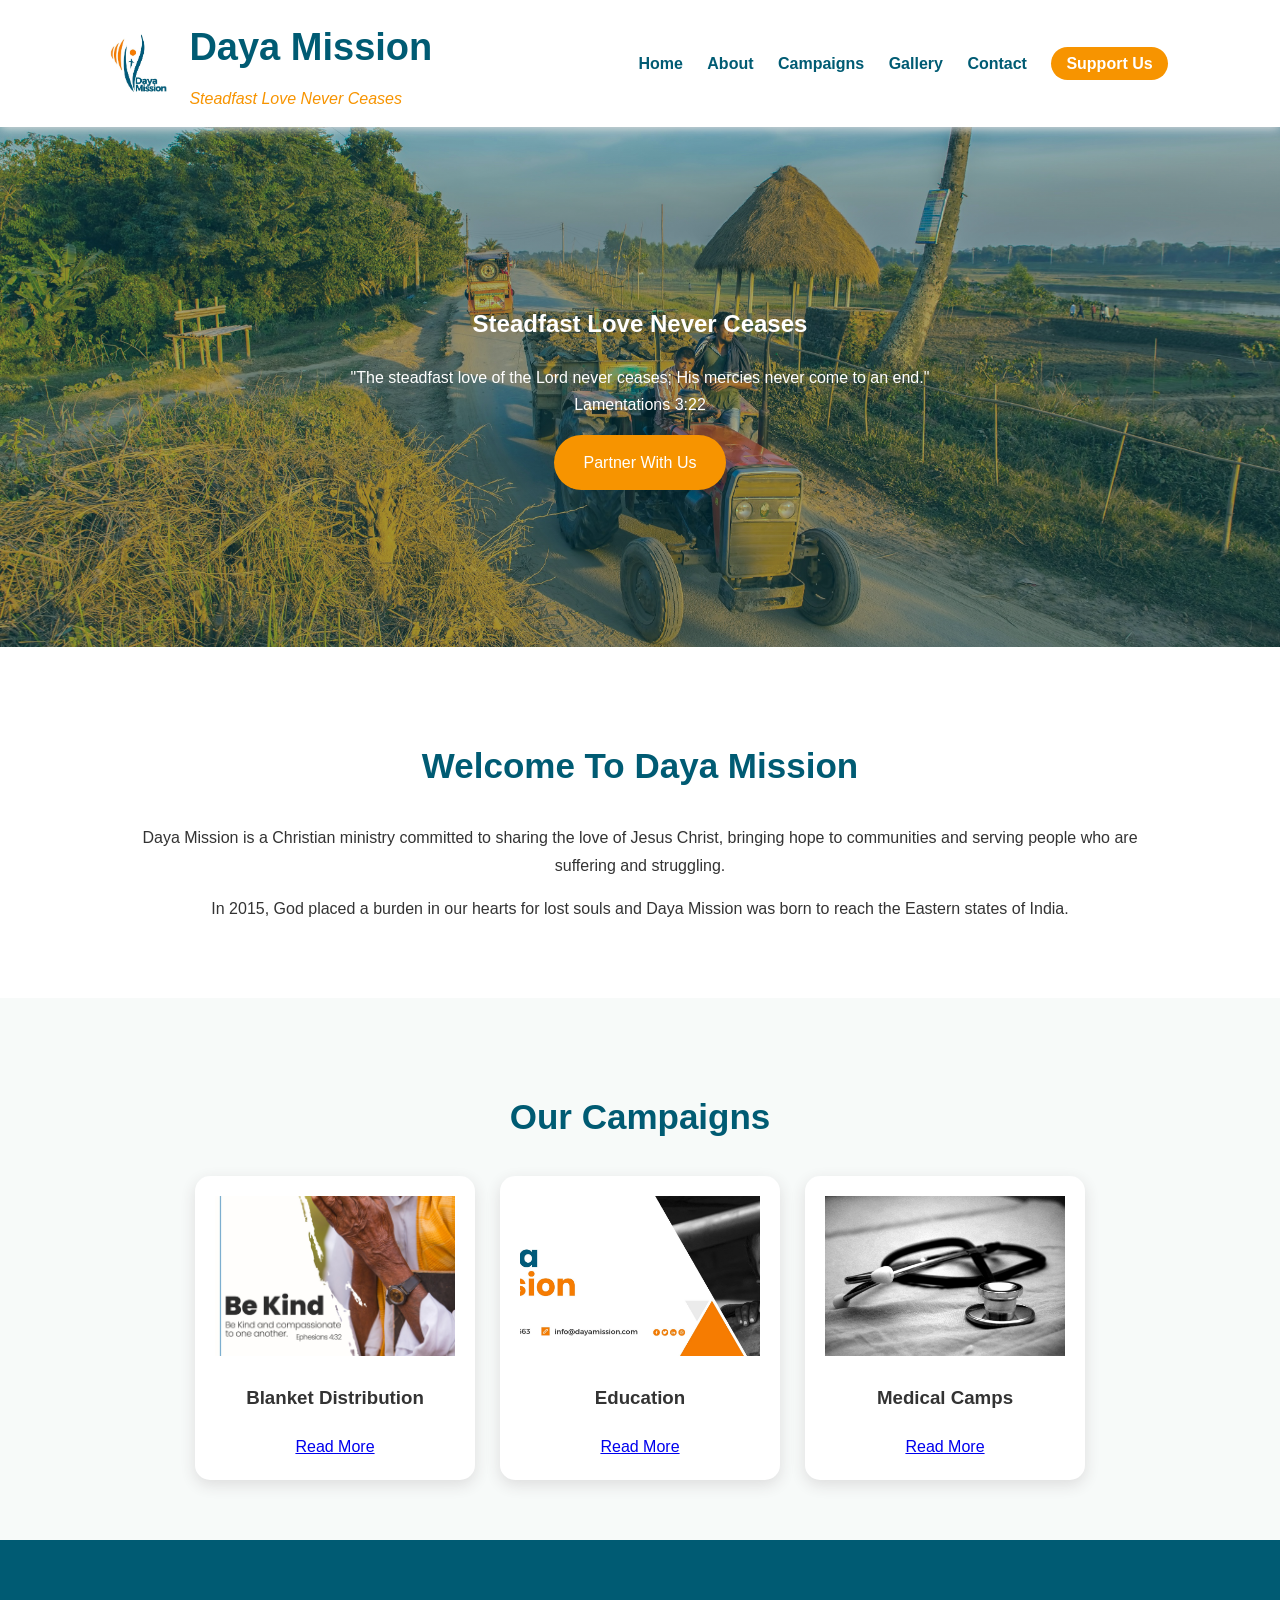
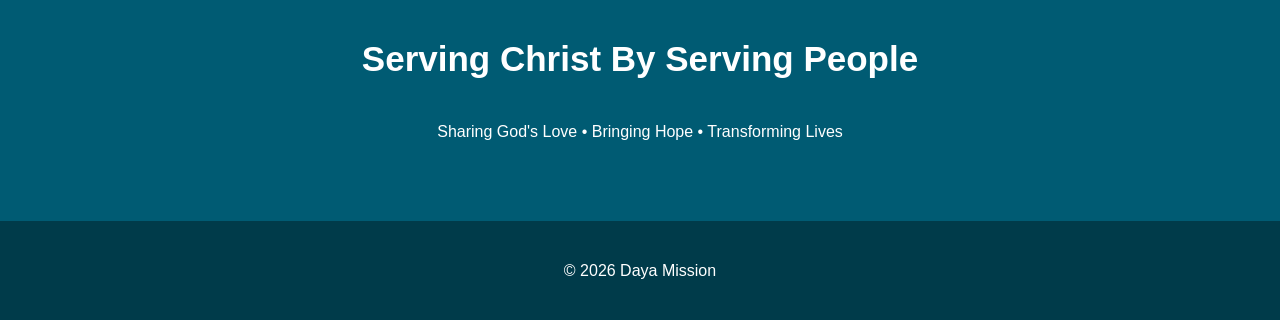
<file: index.html>
<!DOCTYPE html>
<html lang="en">

<head>

<meta charset="UTF-8">

<meta name="viewport" content="width=device-width, initial-scale=1.0">

<title>Daya Mission | Steadfast Love Never Ceases</title>

<link rel="stylesheet" href="style.css">

</head>


<body>


<header>

<nav>


<a href="index.html" class="logo">

<img src="images/logo.png">

<div class="brand">

<h2>Daya Mission</h2>

<span>Steadfast Love Never Ceases</span>

</div>

</a>



<div class="menu" id="menu">

<a href="index.html">Home</a>

<a href="about.html">About</a>

<a href="campaigns.html">Campaigns</a>

<a href="gallery.html">Gallery</a>

<a href="contact.html">Contact</a>

<a href="support.html" class="support">
Support Us
</a>

</div>


<div class="hamburger" onclick="openMenu()">

☰

</div>





</nav>


</header>






<section class="hero" id="hero">


<div class="slide active">

<h1>
Steadfast Love Never Ceases
</h1>

<p>
"The steadfast love of the Lord never ceases;
His mercies never come to an end."
<br>
Lamentations 3:22
</p>

</div>



<div class="slide">

<h1>
Go Into All The World
</h1>

<p>
"Go into all the world and preach the gospel."
<br>
Mark 16:15
</p>

</div>



<div class="slide">

<h1>
Faith Hope And Love
</h1>

<p>
"The greatest of these is love."
<br>
1 Corinthians 13:13
</p>

</div>



<a href="support.html" class="button">
Partner With Us
</a>


</section>







<section>


<h2>
Welcome To Daya Mission
</h2>


<p>

Daya Mission is a Christian ministry committed to sharing the love of Jesus Christ,
bringing hope to communities and serving people who are suffering and struggling.

</p>


<p>

In 2015, God placed a burden in our hearts for lost souls and Daya Mission was born
to reach the Eastern states of India.

</p>


</section>







<section class="light">


<h2>
Our Campaigns
</h2>



<div class="cards">


<div class="card">

<img src="images/blanket.jpg">

<h3>
Blanket Distribution
</h3>

<a href="blanket.html">
Read More
</a>


</div>





<div class="card">

<img src="images/children.jpg">

<h3>
Education
</h3>

<a href="education.html">
Read More
</a>

</div>






<div class="card">

<img src="images/medical.jpg">

<h3>
Medical Camps
</h3>

<a href="medical.html">
Read More
</a>

</div>


</div>


</section>






<section class="verse">


<h2>

Serving Christ By Serving People

</h2>


<p>

Sharing God's Love • Bringing Hope • Transforming Lives

</p>


</section>






<footer>


<p>

© 2026 Daya Mission

</p>


</footer>




<script src="script.js"></script>


</body>

</html>
</file>
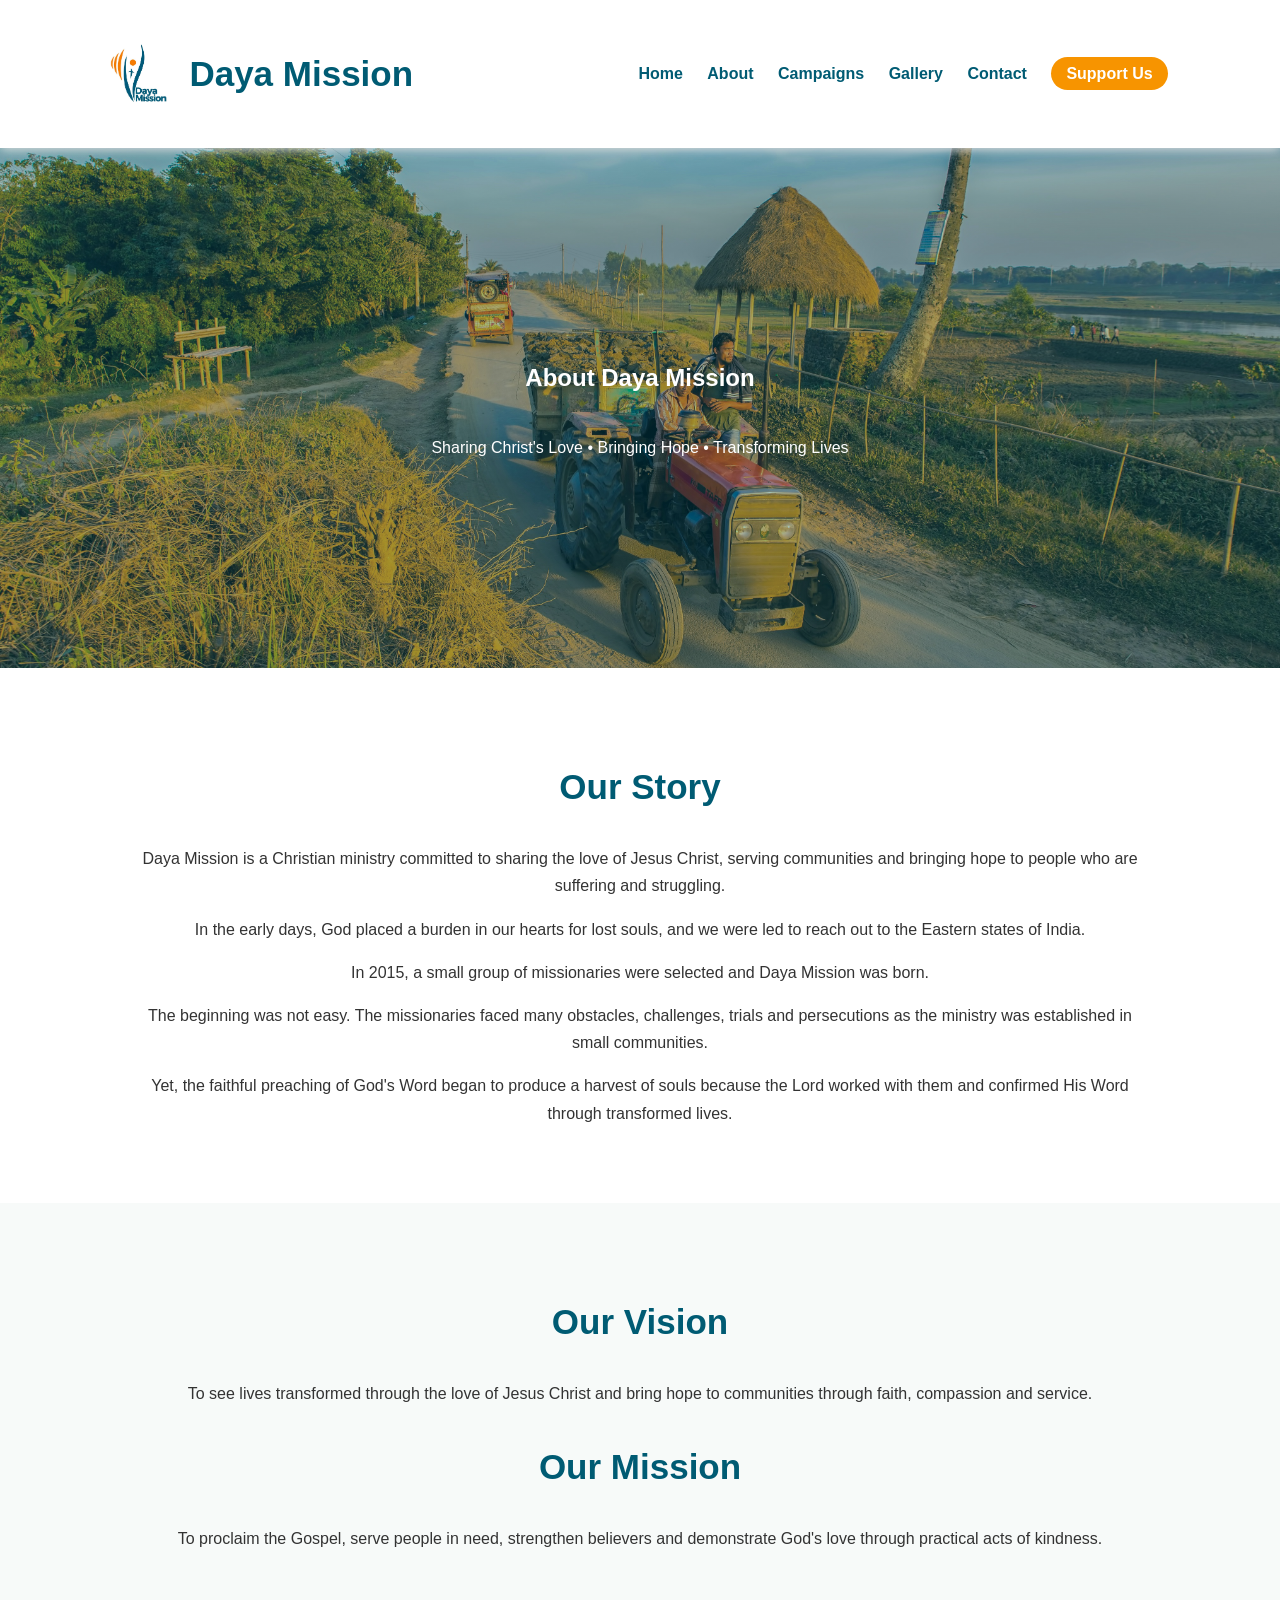
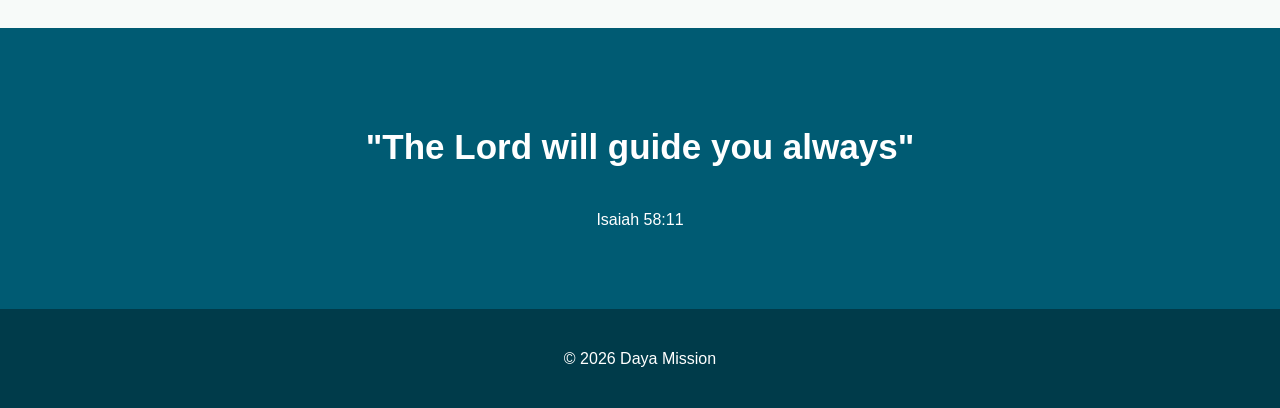
<file: about.html>
<!DOCTYPE html>
<html lang="en">

<head>

<meta charset="UTF-8">

<meta name="viewport" content="width=device-width, initial-scale=1.0">

<title>About Us | Daya Mission</title>

<link rel="stylesheet" href="style.css">

</head>


<body>


<header>

<nav>


<a href="index.html" class="logo">

<img src="images/logo.png">

<h2>Daya Mission</h2>

</a>



<div class="menu" id="menu">

<a href="index.html">Home</a>

<a href="about.html">About</a>

<a href="campaigns.html">Campaigns</a>

<a href="gallery.html">Gallery</a>

<a href="contact.html">Contact</a>

<a href="support.html" class="support">
Support Us
</a>

</div>


<div class="hamburger" onclick="openMenu()">

☰

</div>


</nav>

</header>





<section class="hero">


<h1>
About Daya Mission
</h1>


<p>
Sharing Christ's Love • Bringing Hope • Transforming Lives
</p>


</section>







<section>


<h2>
Our Story
</h2>


<p>

Daya Mission is a Christian ministry committed to sharing the love of Jesus Christ,
serving communities and bringing hope to people who are suffering and struggling.

</p>



<p>

In the early days, God placed a burden in our hearts for lost souls, and we were
led to reach out to the Eastern states of India.

</p>



<p>

In 2015, a small group of missionaries were selected and Daya Mission was born.

</p>



<p>

The beginning was not easy. The missionaries faced many obstacles, challenges,
trials and persecutions as the ministry was established in small communities.

</p>



<p>

Yet, the faithful preaching of God's Word began to produce a harvest of souls
because the Lord worked with them and confirmed His Word through transformed lives.

</p>


</section>








<section class="light">


<h2>
Our Vision
</h2>


<p>

To see lives transformed through the love of Jesus Christ and bring hope to
communities through faith, compassion and service.

</p>



<h2>
Our Mission
</h2>


<p>

To proclaim the Gospel, serve people in need, strengthen believers and demonstrate
God's love through practical acts of kindness.

</p>


</section>







<section class="verse">


<h2>

"The Lord will guide you always"

</h2>


<p>

Isaiah 58:11

</p>


</section>






<footer>

<p>

© 2026 Daya Mission

</p>

</footer>



</body>

</html>
</file>
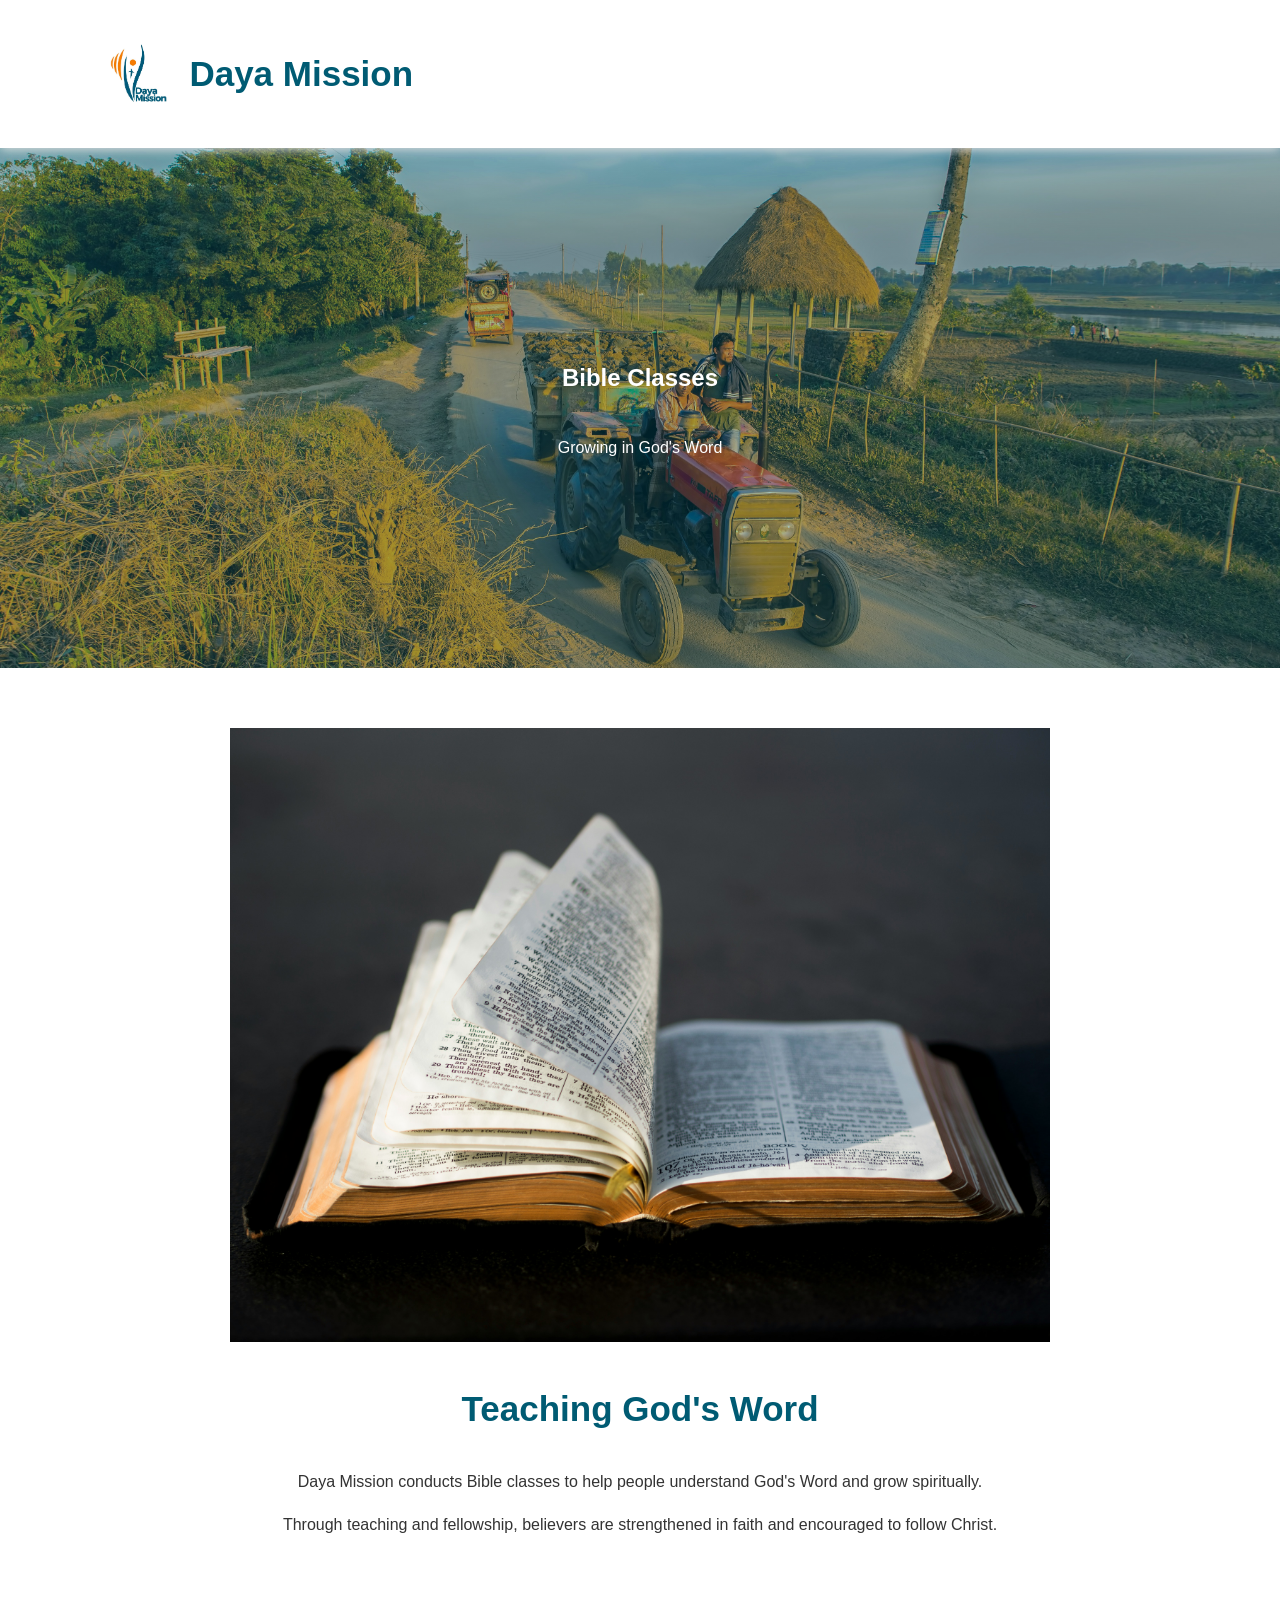
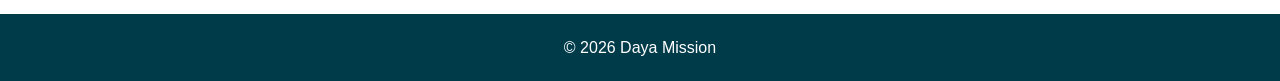
<file: bible.html>
<!DOCTYPE html>
<html lang="en">

<head>

<meta charset="UTF-8">

<title>Bible Classes | Daya Mission</title>

<link rel="stylesheet" href="style.css">

</head>


<body>


<header>

<nav>

<a href="index.html" class="logo">

<img src="images/logo.png">

<h2>Daya Mission</h2>

</a>

</nav>

</header>





<section class="hero">

<h1>
Bible Classes
</h1>

<p>
Growing in God's Word
</p>

</section>






<section>


<img src="images/bible.jpg" width="80%">



<h2>
Teaching God's Word
</h2>



<p>

Daya Mission conducts Bible classes to help people understand God's Word and
grow spiritually.

</p>



<p>

Through teaching and fellowship, believers are strengthened in faith and encouraged
to follow Christ.

</p>



</section>






<footer>

© 2026 Daya Mission

</footer>


</body>

</html>
</file>
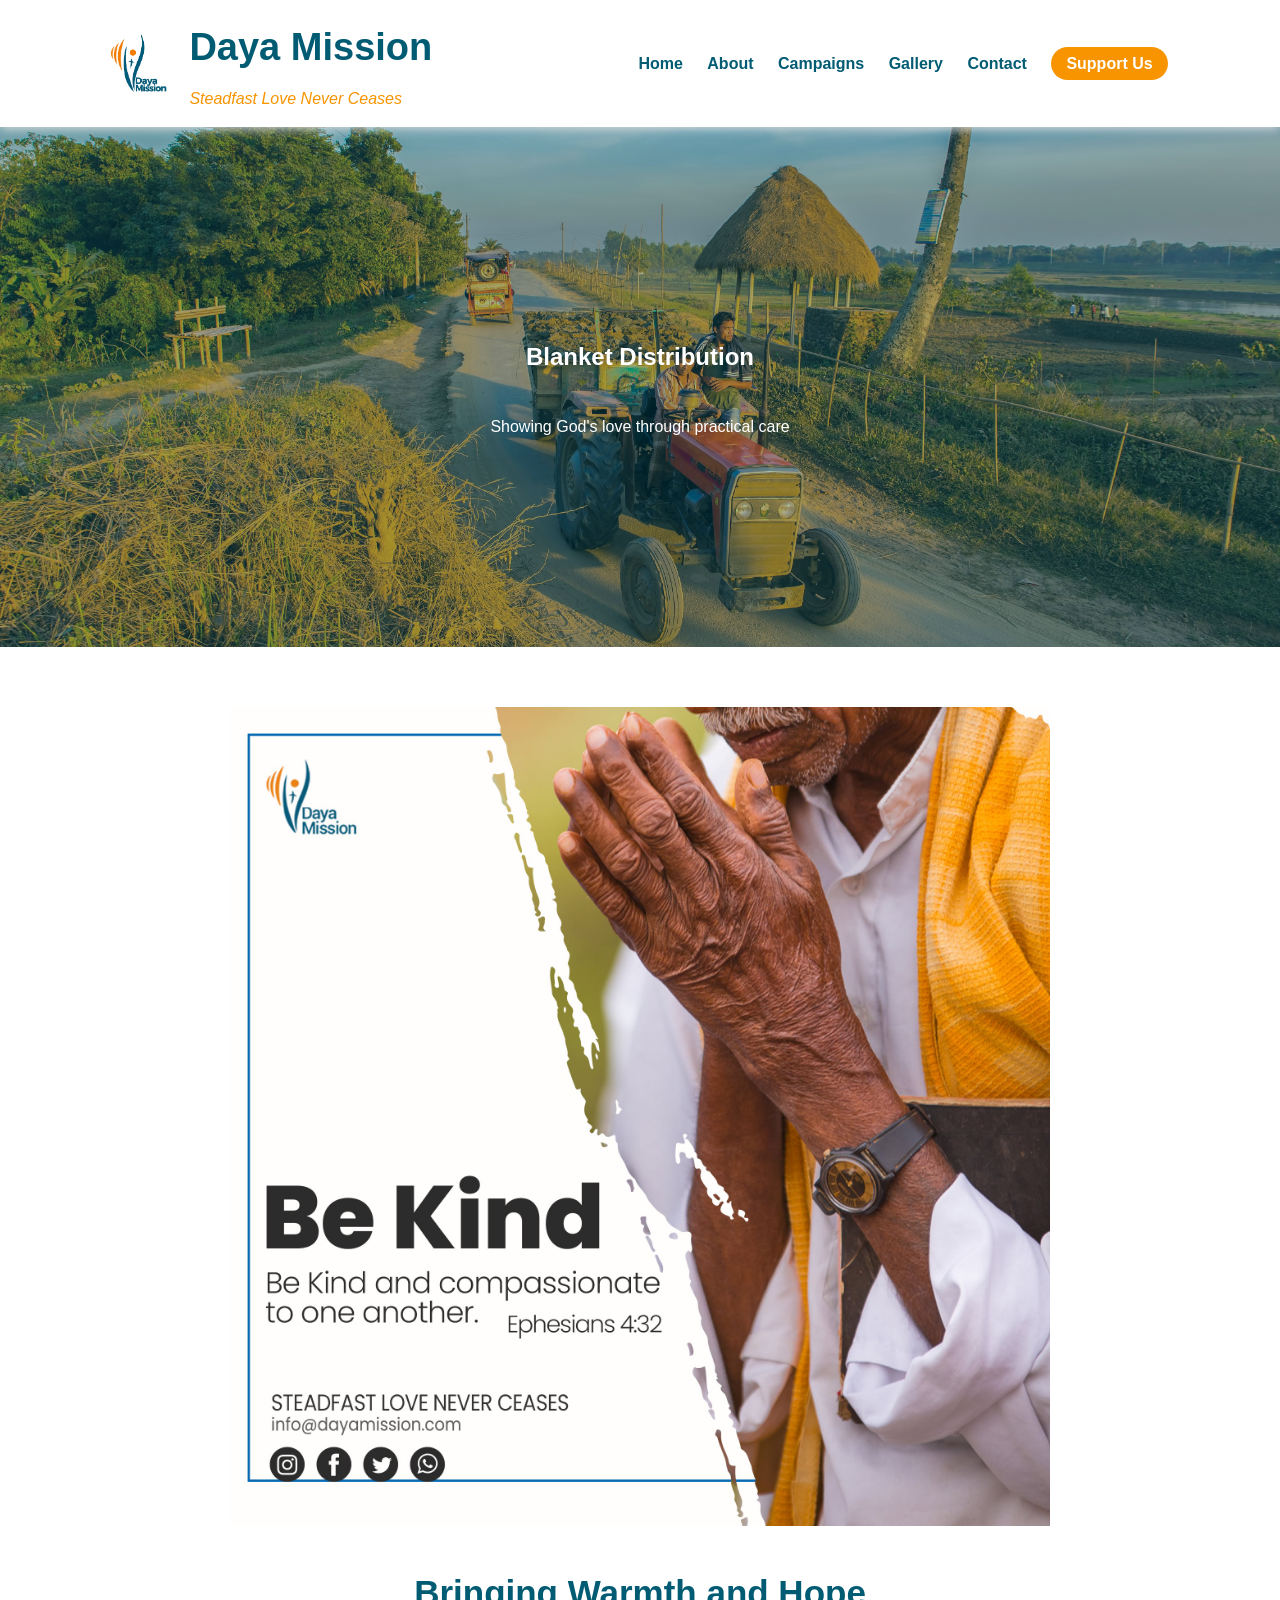
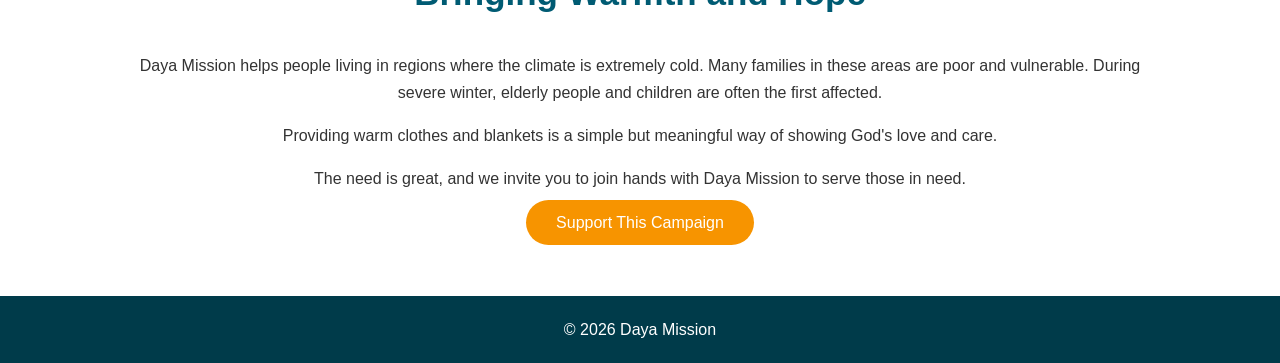
<file: blanket.html>
<!DOCTYPE html>
<html lang="en">

<head>

<meta charset="UTF-8">

<meta name="viewport" content="width=device-width, initial-scale=1.0">

<title>Daya Mission | Steadfast Love Never Ceases</title>

<link rel="stylesheet" href="style.css">

</head>


<body>


<header>

<nav>


<a href="index.html" class="logo">

<img src="images/logo.png">

<div class="brand">

<h2>Daya Mission</h2>

<span>Steadfast Love Never Ceases</span>

</div>

</a>



<div class="menu" id="menu">

<a href="index.html">Home</a>

<a href="about.html">About</a>

<a href="campaigns.html">Campaigns</a>

<a href="gallery.html">Gallery</a>

<a href="contact.html">Contact</a>

<a href="support.html" class="support">
Support Us
</a>

</div>


</header>




<section class="hero">

<h1>
Blanket Distribution
</h1>

<p>
Showing God's love through practical care
</p>

</section>






<section>


<img src="images/blanket.jpg" width="80%">


<h2>
Bringing Warmth and Hope
</h2>



<p>

Daya Mission helps people living in regions where the climate is extremely cold.

Many families in these areas are poor and vulnerable. During severe winter,
elderly people and children are often the first affected.

</p>



<p>

Providing warm clothes and blankets is a simple but meaningful way of showing
God's love and care.

</p>



<p>

The need is great, and we invite you to join hands with Daya Mission to serve
those in need.

</p>



<a class="button" href="support.html">
Support This Campaign
</a>


</section>






<footer>

© 2026 Daya Mission

</footer>


</body>

</html>
</file>
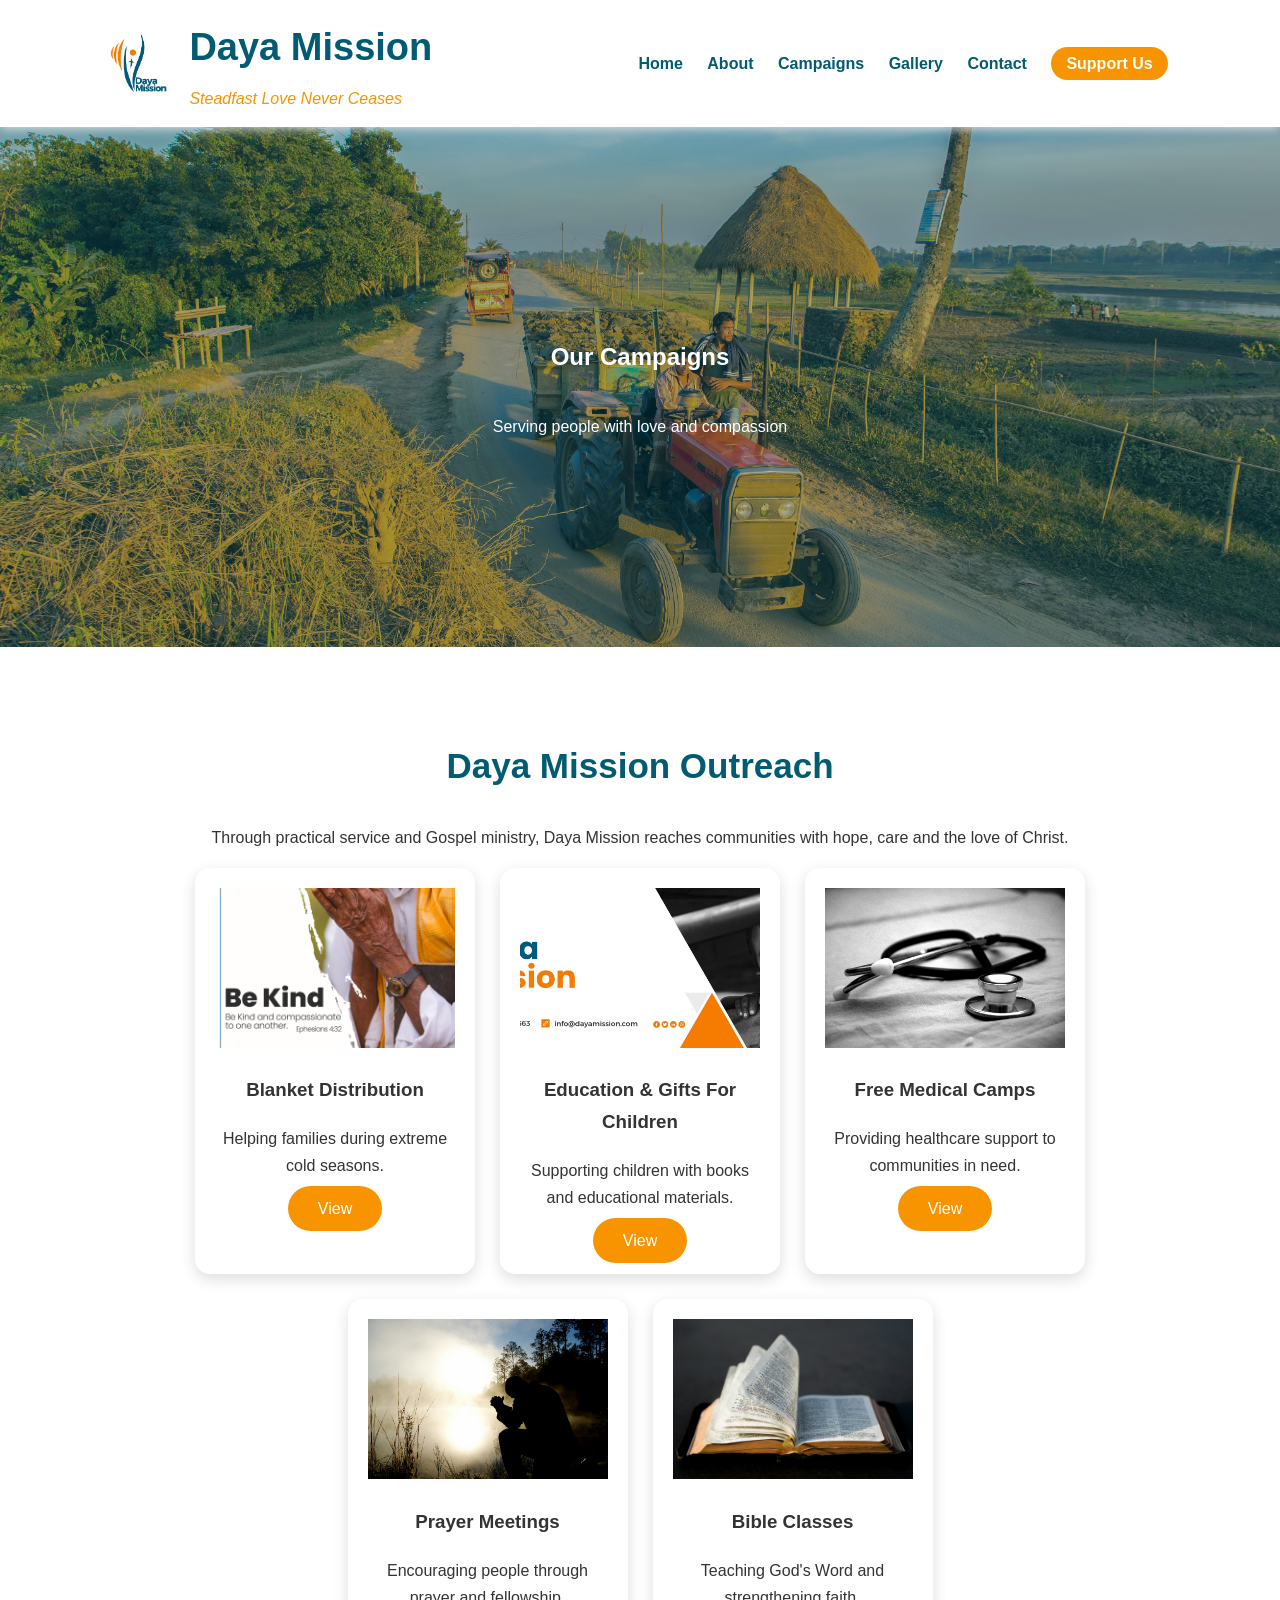
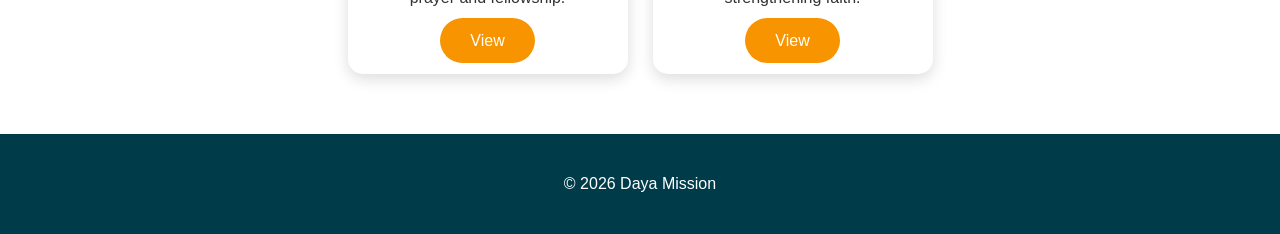
<file: campaigns.html>
<!DOCTYPE html>
<html lang="en">

<head>

<meta charset="UTF-8">

<meta name="viewport" content="width=device-width, initial-scale=1.0">

<title>Daya Mission | Steadfast Love Never Ceases</title>

<link rel="stylesheet" href="style.css">

</head>


<body>


<header>

<nav>


<a href="index.html" class="logo">

<img src="images/logo.png">

<div class="brand">

<h2>Daya Mission</h2>

<span>Steadfast Love Never Ceases</span>

</div>

</a>



<div class="menu" id="menu">

<a href="index.html">Home</a>

<a href="about.html">About</a>

<a href="campaigns.html">Campaigns</a>

<a href="gallery.html">Gallery</a>

<a href="contact.html">Contact</a>

<a href="support.html" class="support">
Support Us
</a>

</div>


</div>


<div class="hamburger" onclick="openMenu()">

☰

</div>


</nav>

</header>





<section class="hero">

<h1>
Our Campaigns
</h1>

<p>
Serving people with love and compassion
</p>

</section>







<section>


<h2>
Daya Mission Outreach
</h2>


<p>

Through practical service and Gospel ministry, Daya Mission reaches communities
with hope, care and the love of Christ.

</p>



<div class="cards">



<div class="card">

<img src="images/blanket.jpg">

<h3>
Blanket Distribution
</h3>

<p>
Helping families during extreme cold seasons.
</p>

<a class="button" href="blanket.html">
View
</a>

</div>





<div class="card">

<img src="images/children.jpg">

<h3>
Education & Gifts For Children
</h3>

<p>
Supporting children with books and educational materials.
</p>

<a class="button" href="education.html">
View
</a>

</div>





<div class="card">

<img src="images/medical.jpg">

<h3>
Free Medical Camps
</h3>

<p>
Providing healthcare support to communities in need.
</p>

<a class="button" href="medical.html">
View
</a>

</div>





<div class="card">

<img src="images/prayer.jpg">

<h3>
Prayer Meetings
</h3>

<p>
Encouraging people through prayer and fellowship.
</p>

<a class="button" href="prayer.html">
View
</a>

</div>





<div class="card">

<img src="images/bible.jpg">

<h3>
Bible Classes
</h3>

<p>
Teaching God's Word and strengthening faith.
</p>

<a class="button" href="bible.html">
View
</a>

</div>



</div>


</section>






<footer>

<p>
© 2026 Daya Mission
</p>

</footer>



</body>

</html>
</file>
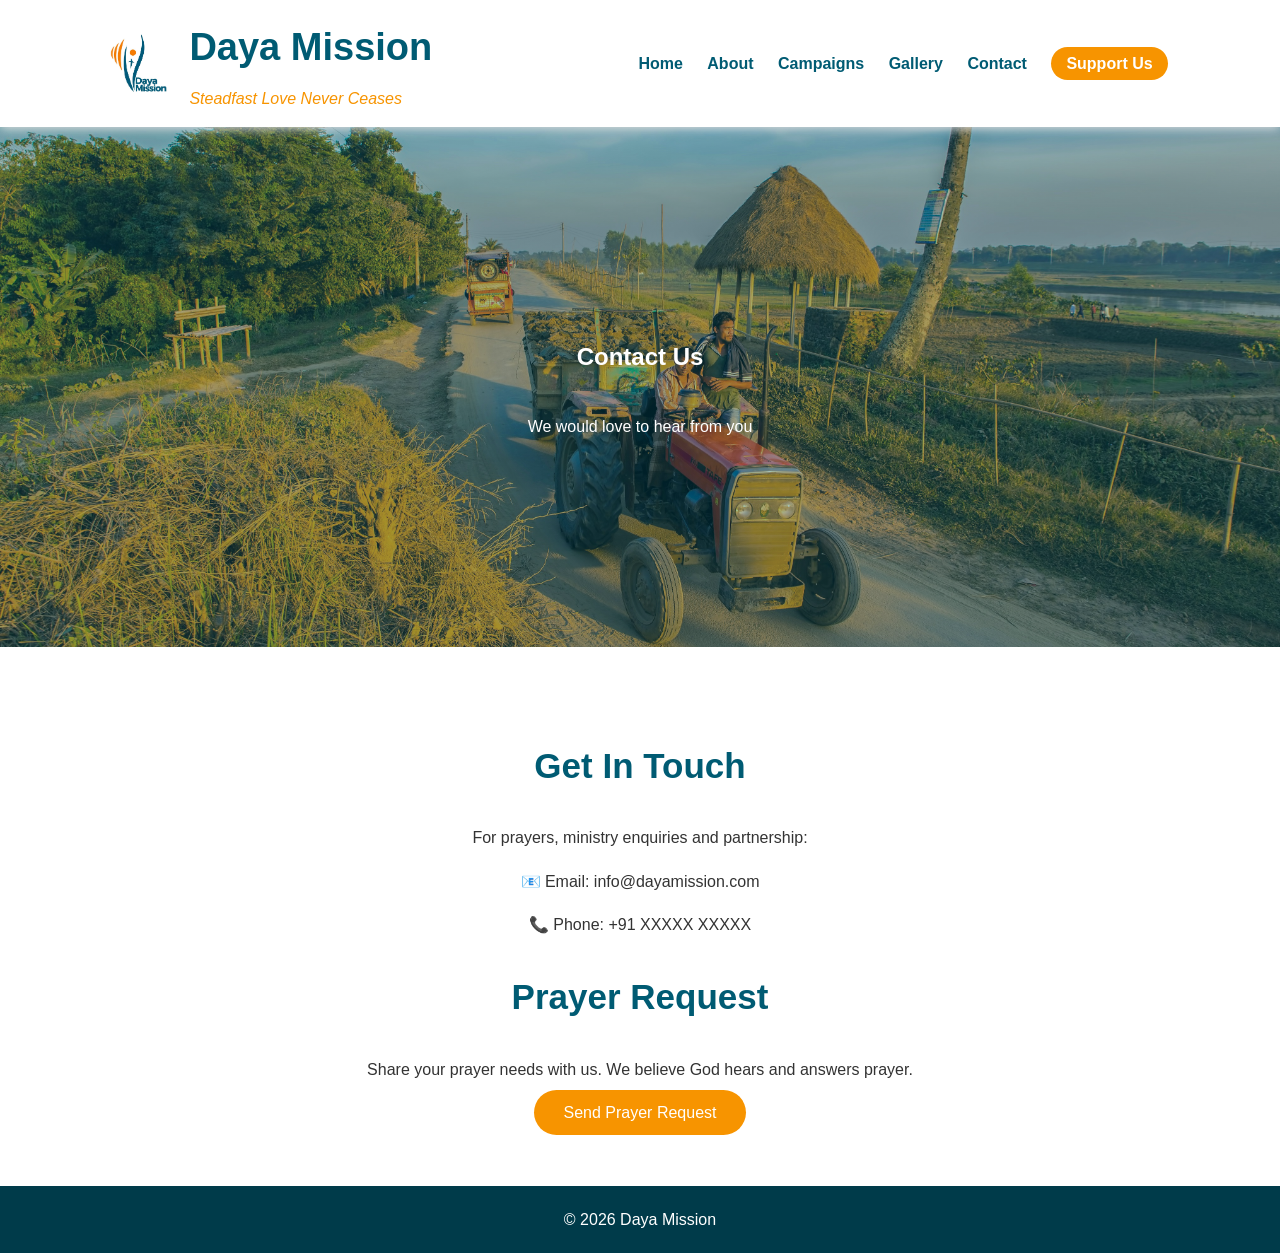
<file: contact.html>
<!DOCTYPE html>
<html lang="en">

<head>

<meta charset="UTF-8">

<meta name="viewport" content="width=device-width, initial-scale=1.0">

<title>Daya Mission | Steadfast Love Never Ceases</title>

<link rel="stylesheet" href="style.css">

</head>


<body>


<header>

<nav>


<a href="index.html" class="logo">

<img src="images/logo.png">

<div class="brand">

<h2>Daya Mission</h2>

<span>Steadfast Love Never Ceases</span>

</div>

</a>



<div class="menu" id="menu">

<a href="index.html">Home</a>

<a href="about.html">About</a>

<a href="campaigns.html">Campaigns</a>

<a href="gallery.html">Gallery</a>

<a href="contact.html">Contact</a>

<a href="support.html" class="support">
Support Us
</a>

</div>


</nav>

</header>






<section class="hero">

<h1>
Contact Us
</h1>

<p>
We would love to hear from you
</p>

</section>







<section>


<h2>
Get In Touch
</h2>


<p>

For prayers, ministry enquiries and partnership:

</p>


<p>

📧 Email:
info@dayamission.com

</p>


<p>

📞 Phone:
+91 XXXXX XXXXX

</p>


<h2>
Prayer Request
</h2>


<p>

Share your prayer needs with us. We believe God hears and answers prayer.

</p>



<a class="button" href="mailto:info@dayamission.com">

Send Prayer Request

</a>


</section>







<footer>

© 2026 Daya Mission

</footer>


</body>

</html>
</file>
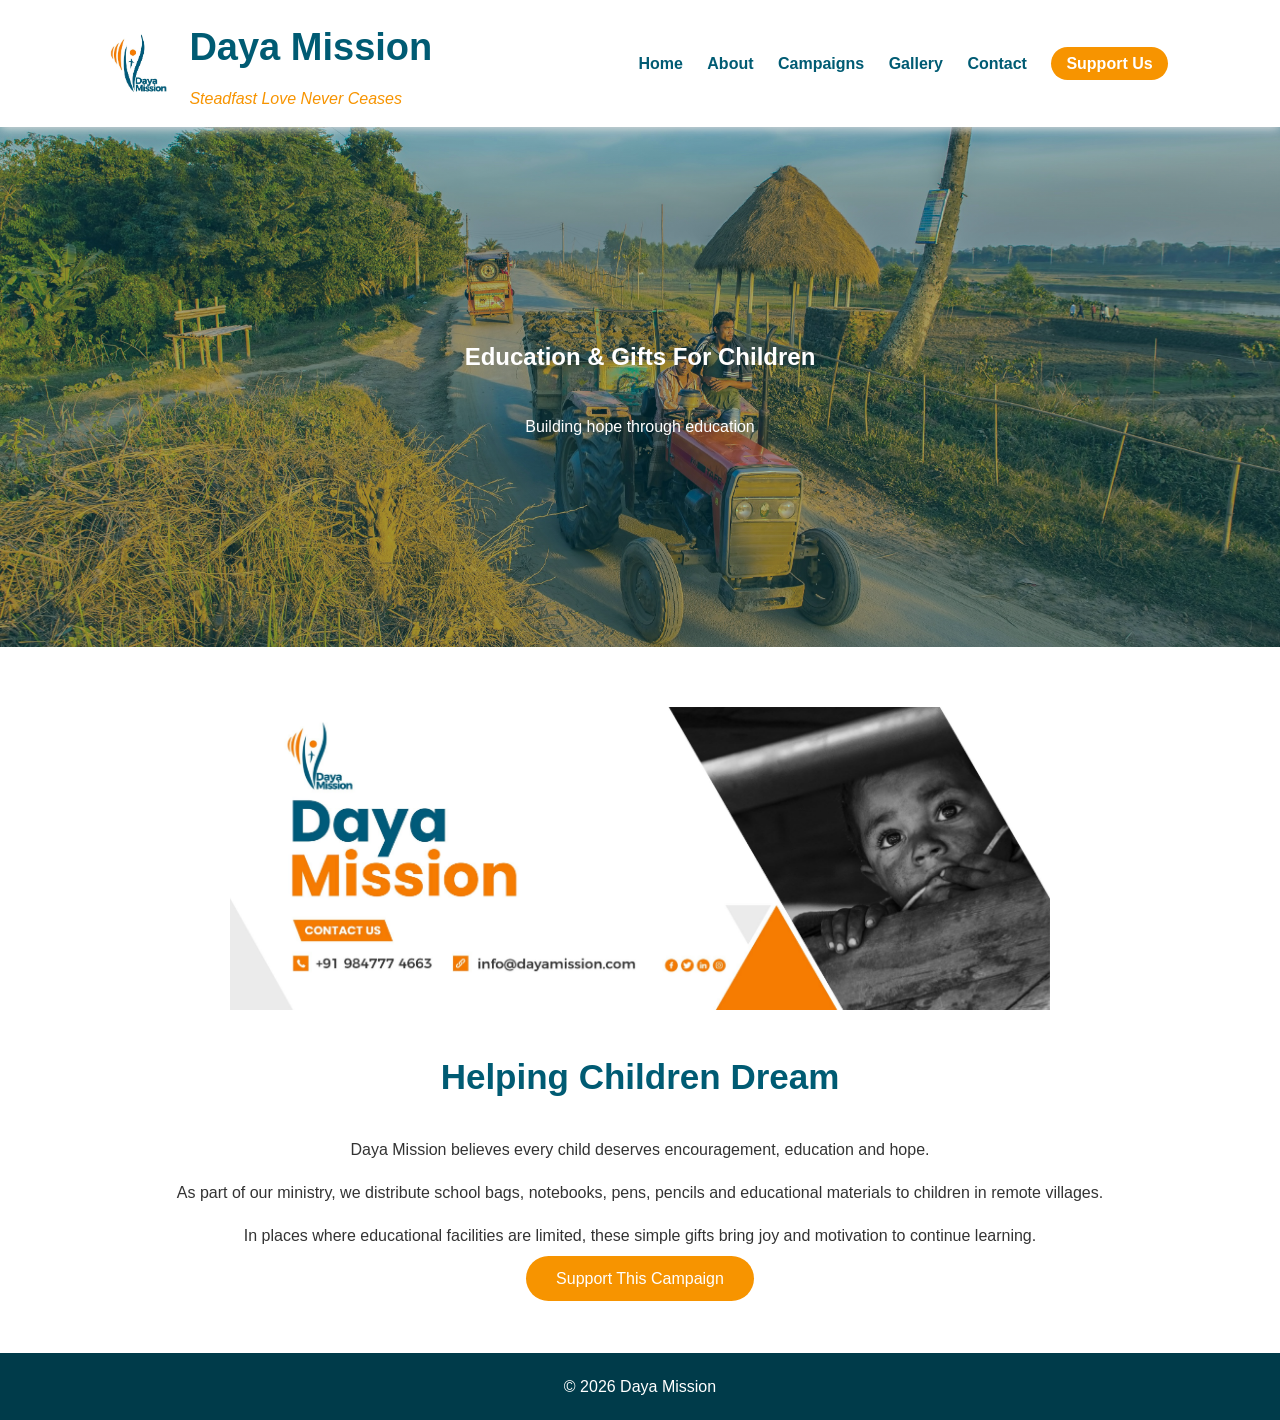
<file: education.html>
<!DOCTYPE html>
<html lang="en">

<head>

<meta charset="UTF-8">

<meta name="viewport" content="width=device-width, initial-scale=1.0">

<title>Daya Mission | Steadfast Love Never Ceases</title>

<link rel="stylesheet" href="style.css">

</head>


<body>


<header>

<nav>


<a href="index.html" class="logo">

<img src="images/logo.png">

<div class="brand">

<h2>Daya Mission</h2>

<span>Steadfast Love Never Ceases</span>

</div>

</a>



<div class="menu" id="menu">

<a href="index.html">Home</a>

<a href="about.html">About</a>

<a href="campaigns.html">Campaigns</a>

<a href="gallery.html">Gallery</a>

<a href="contact.html">Contact</a>

<a href="support.html" class="support">
Support Us
</a>

</div>


</header>




<section class="hero">

<h1>
Education & Gifts For Children
</h1>

<p>
Building hope through education
</p>

</section>






<section>


<img src="images/children.jpg" width="80%">



<h2>
Helping Children Dream
</h2>


<p>

Daya Mission believes every child deserves encouragement, education and hope.

</p>


<p>

As part of our ministry, we distribute school bags, notebooks, pens, pencils
and educational materials to children in remote villages.

</p>


<p>

In places where educational facilities are limited, these simple gifts bring
joy and motivation to continue learning.

</p>


<a class="button" href="support.html">

Support This Campaign

</a>


</section>






<footer>

© 2026 Daya Mission

</footer>


</body>

</html>
</file>
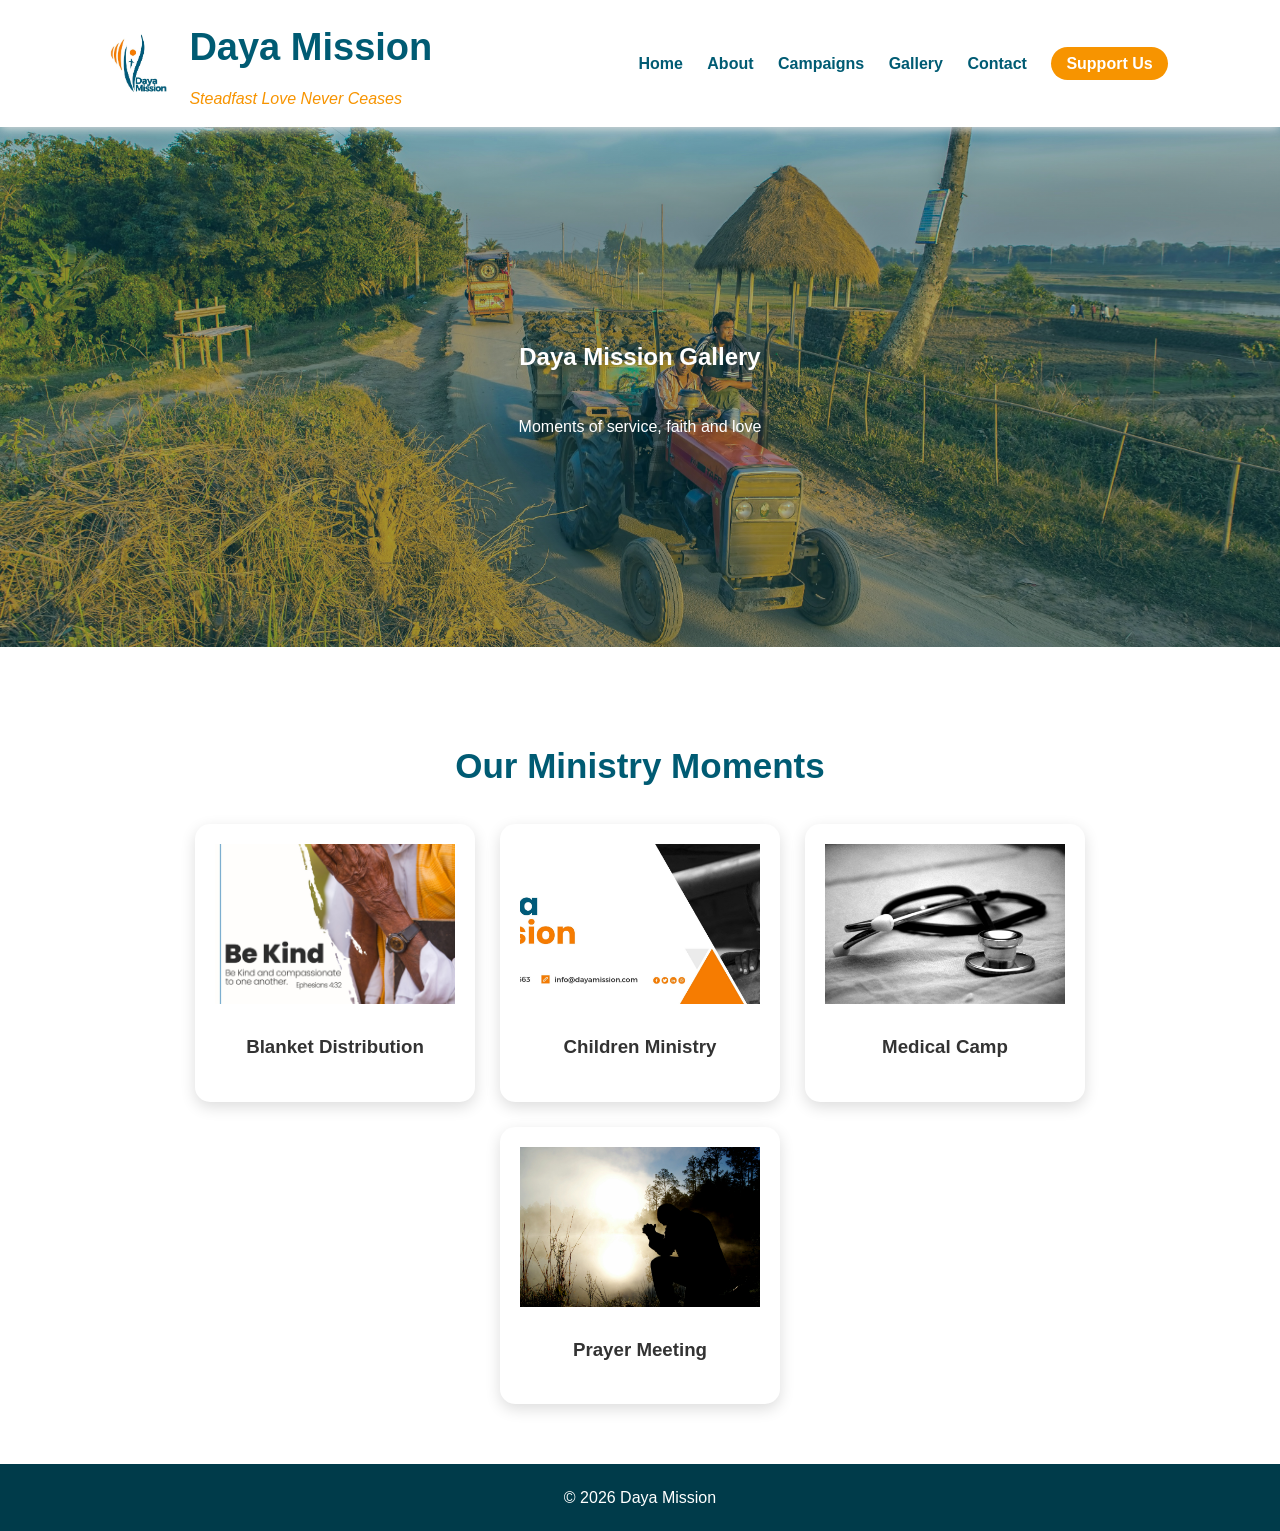
<file: gallery.html>
<!DOCTYPE html>
<html lang="en">

<head>

<meta charset="UTF-8">

<meta name="viewport" content="width=device-width, initial-scale=1.0">

<title>Daya Mission | Steadfast Love Never Ceases</title>

<link rel="stylesheet" href="style.css">

</head>


<body>


<header>

<nav>


<a href="index.html" class="logo">

<img src="images/logo.png">

<div class="brand">

<h2>Daya Mission</h2>

<span>Steadfast Love Never Ceases</span>

</div>

</a>



<div class="menu" id="menu">

<a href="index.html">Home</a>

<a href="about.html">About</a>

<a href="campaigns.html">Campaigns</a>

<a href="gallery.html">Gallery</a>

<a href="contact.html">Contact</a>

<a href="support.html" class="support">
Support Us
</a>

</div>


</nav>

</header>





<section class="hero">

<h1>
Daya Mission Gallery
</h1>

<p>
Moments of service, faith and love
</p>

</section>





<section>


<h2>
Our Ministry Moments
</h2>


<div class="cards">


<div class="card">

<img src="images/blanket.jpg">

<h3>
Blanket Distribution
</h3>

</div>




<div class="card">

<img src="images/children.jpg">

<h3>
Children Ministry
</h3>

</div>




<div class="card">

<img src="images/medical.jpg">

<h3>
Medical Camp
</h3>

</div>




<div class="card">

<img src="images/prayer.jpg">

<h3>
Prayer Meeting
</h3>

</div>



</div>


</section>





<footer>

© 2026 Daya Mission

</footer>


</body>

</html>
</file>
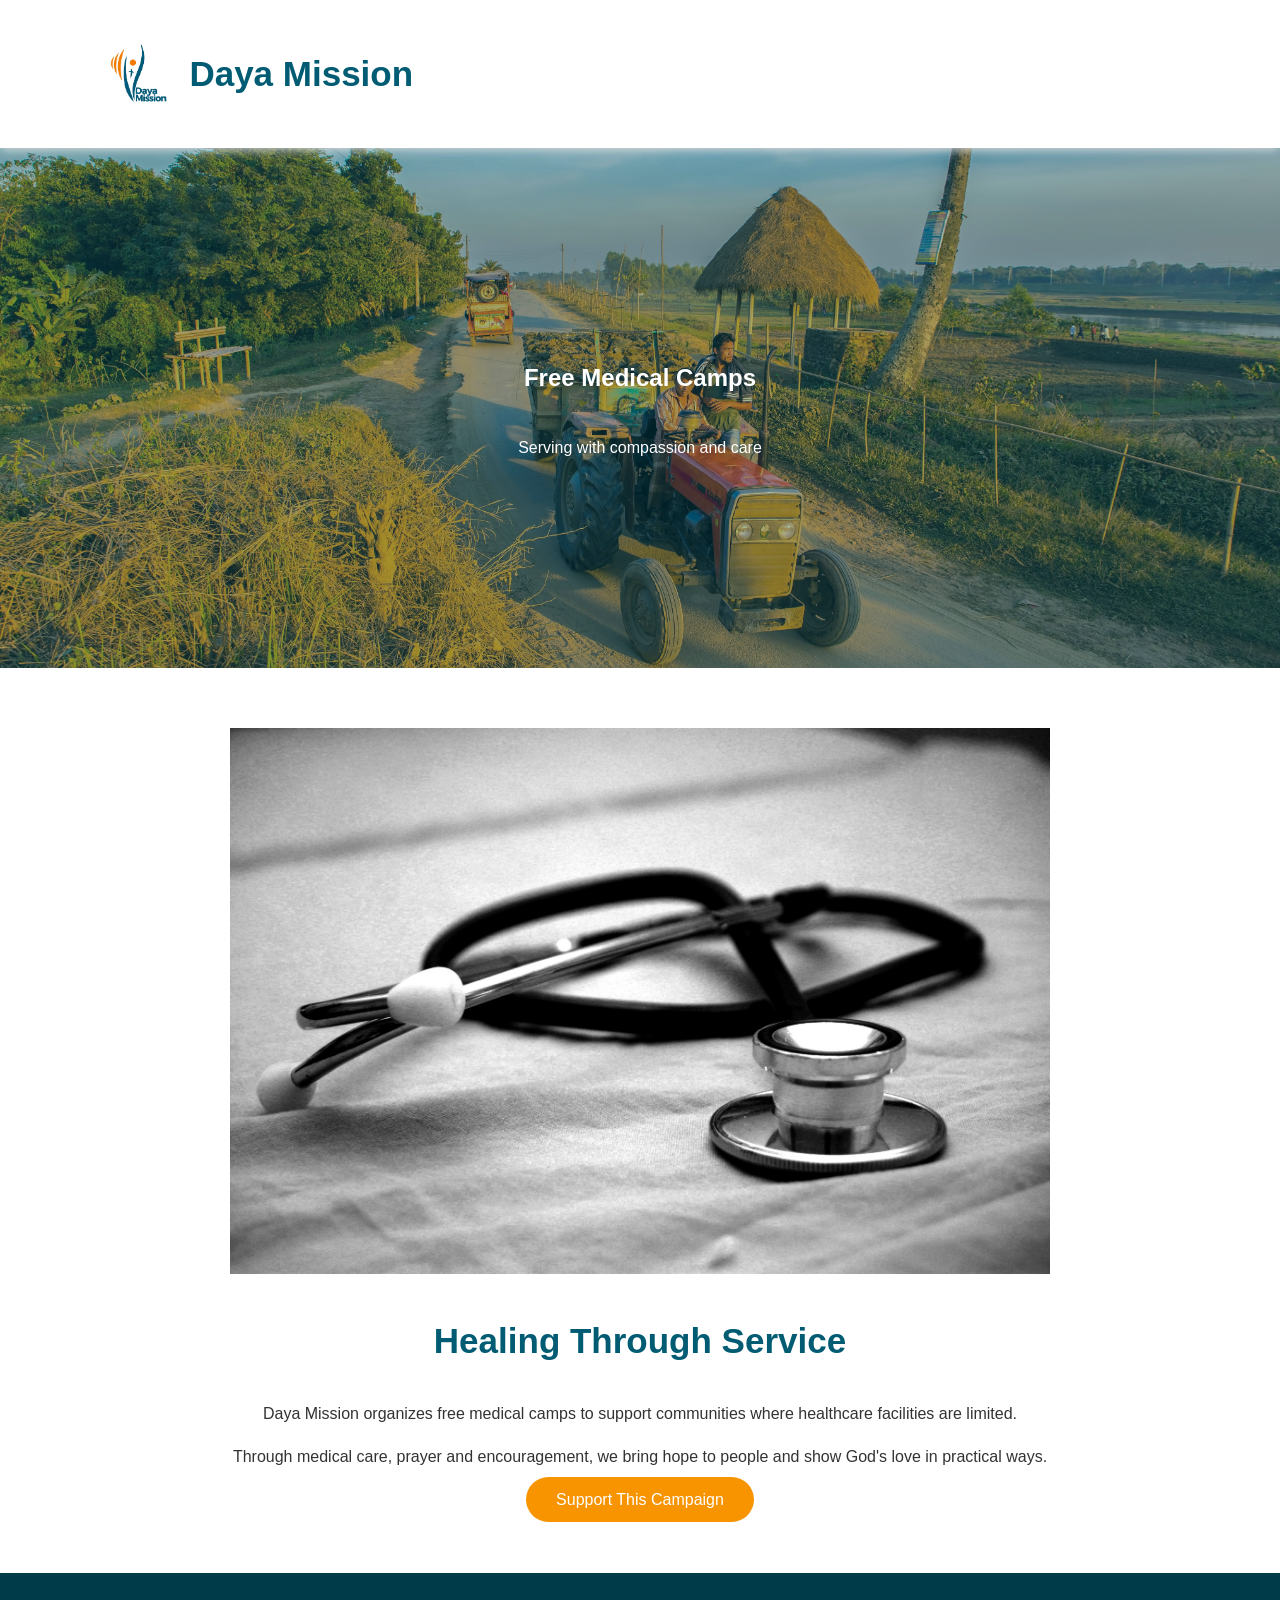
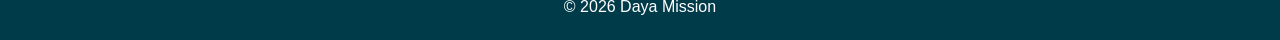
<file: medical.html>
<!DOCTYPE html>
<html lang="en">

<head>

<meta charset="UTF-8">

<title>Free Medical Camps | Daya Mission</title>

<link rel="stylesheet" href="style.css">

</head>


<body>


<header>

<nav>

<a href="index.html" class="logo">

<img src="images/logo.png">

<h2>Daya Mission</h2>

</a>

</nav>

</header>





<section class="hero">

<h1>
Free Medical Camps
</h1>

<p>
Serving with compassion and care
</p>

</section>





<section>


<img src="images/medical.jpg" width="80%">



<h2>
Healing Through Service
</h2>



<p>

Daya Mission organizes free medical camps to support communities where healthcare
facilities are limited.

</p>



<p>

Through medical care, prayer and encouragement, we bring hope to people and show
God's love in practical ways.

</p>



<a class="button" href="support.html">

Support This Campaign

</a>


</section>




<footer>

© 2026 Daya Mission

</footer>


</body>

</html>
</file>
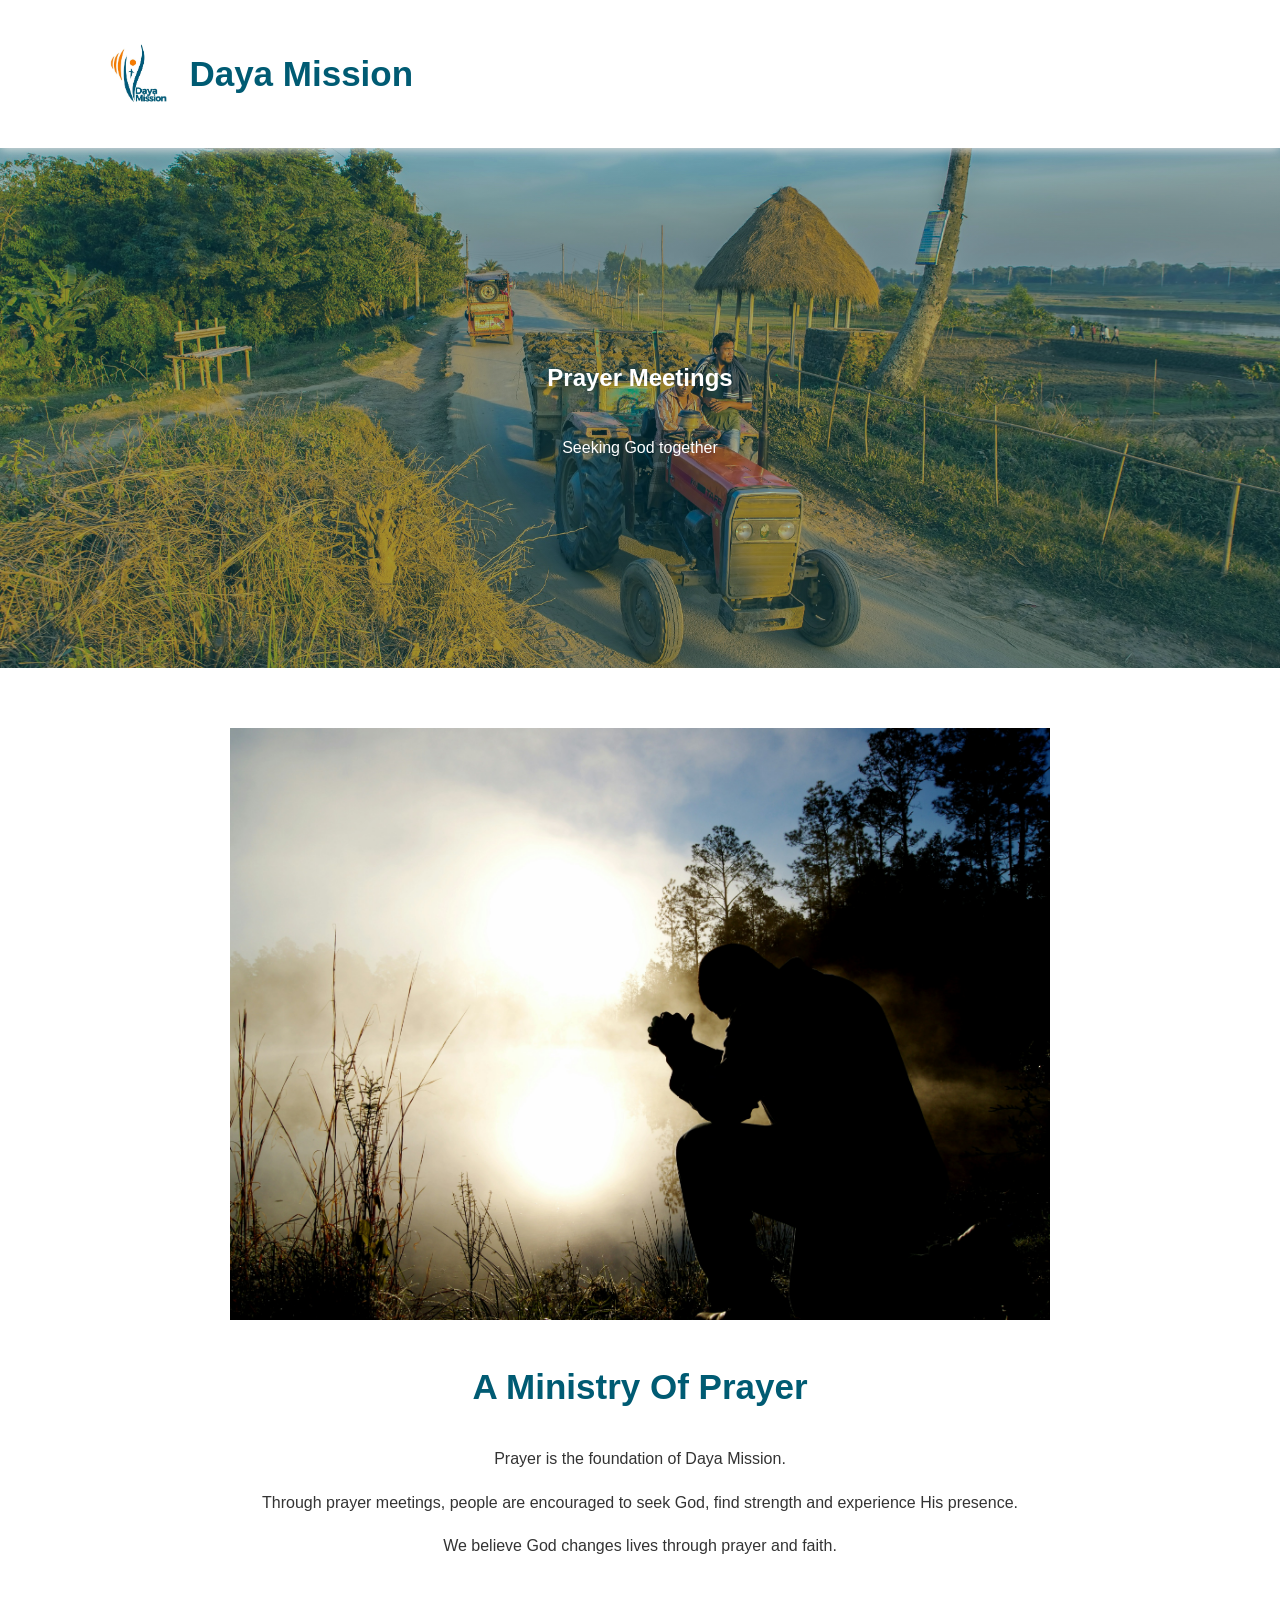
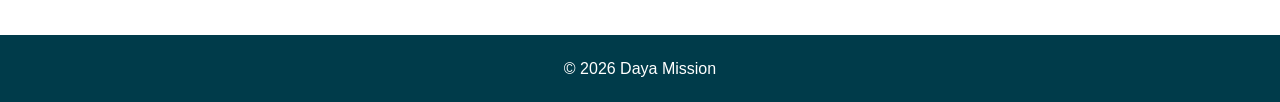
<file: prayer.html>
<!DOCTYPE html>
<html lang="en">

<head>

<meta charset="UTF-8">

<title>Prayer Meetings | Daya Mission</title>

<link rel="stylesheet" href="style.css">

</head>


<body>


<header>

<nav>

<a href="index.html" class="logo">

<img src="images/logo.png">

<h2>Daya Mission</h2>

</a>

</nav>

</header>





<section class="hero">

<h1>
Prayer Meetings
</h1>

<p>
Seeking God together
</p>

</section>






<section>


<img src="images/prayer.jpg" width="80%">



<h2>
A Ministry Of Prayer
</h2>


<p>

Prayer is the foundation of Daya Mission.

</p>


<p>

Through prayer meetings, people are encouraged to seek God, find strength and
experience His presence.

</p>


<p>

We believe God changes lives through prayer and faith.

</p>



</section>





<footer>

© 2026 Daya Mission

</footer>


</body>

</html>
</file>
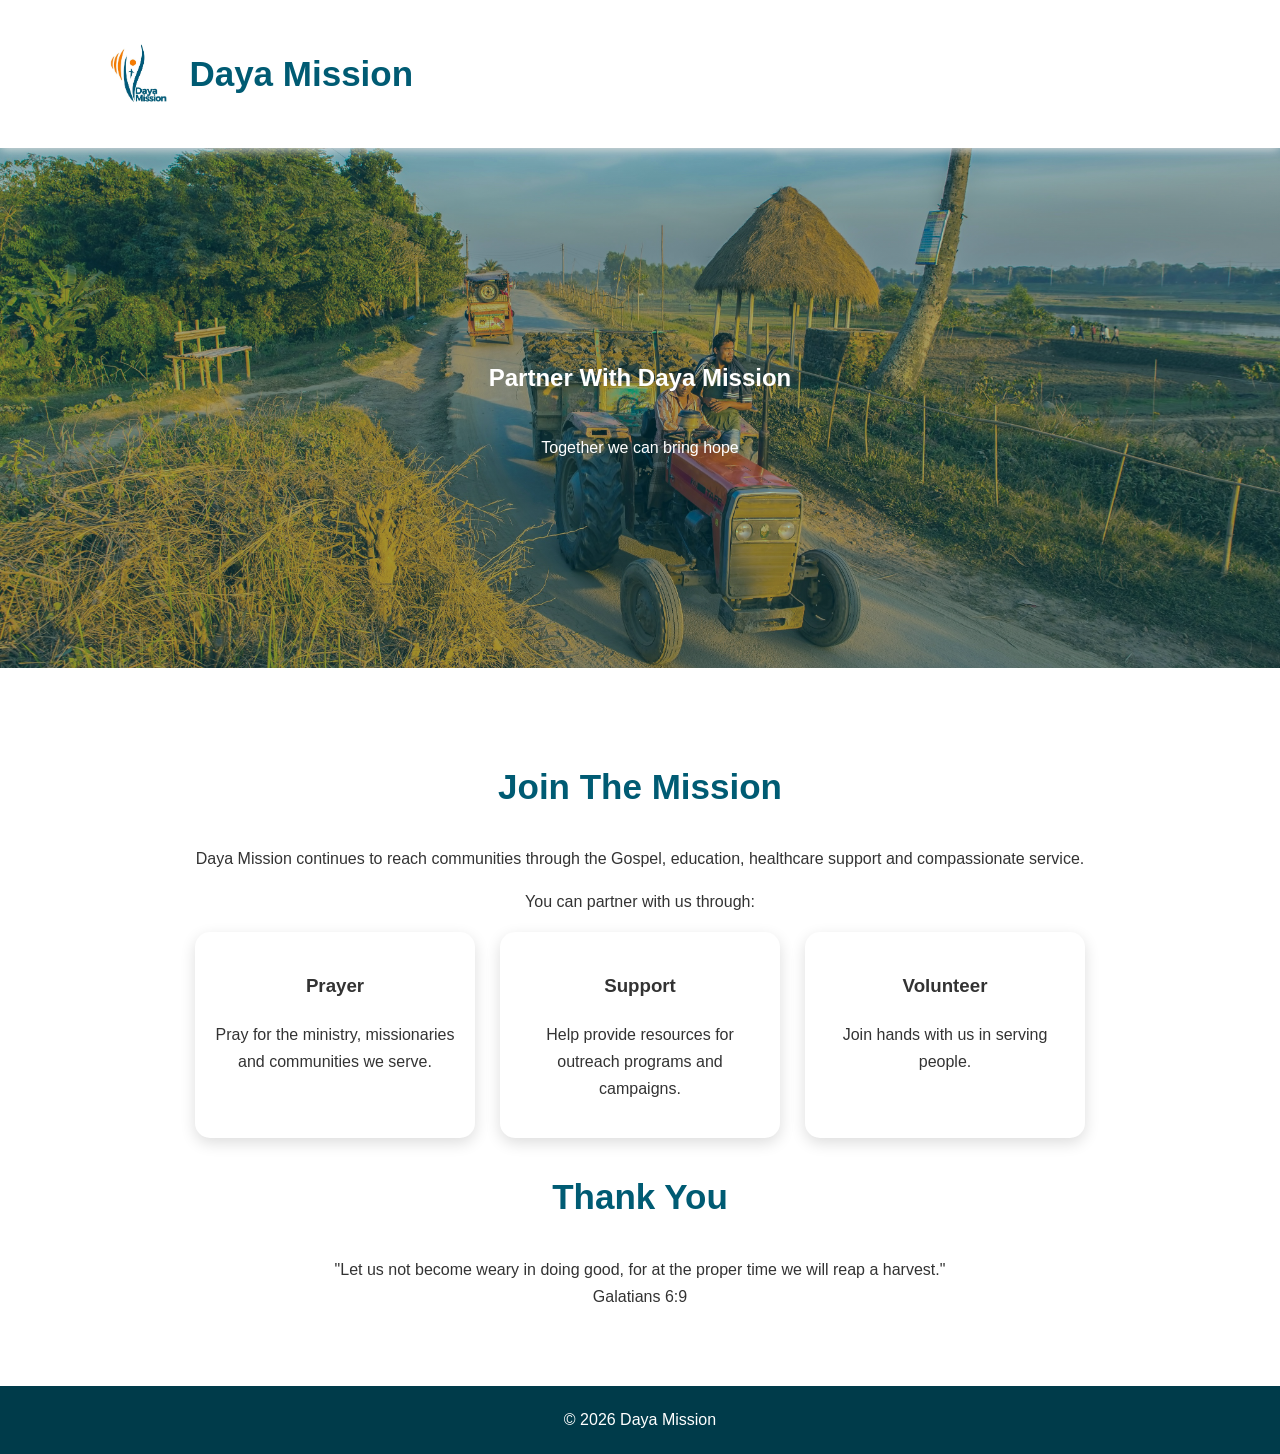
<file: support.html>
<!DOCTYPE html>
<html lang="en">

<head>

<meta charset="UTF-8">

<title>Support Us | Daya Mission</title>

<link rel="stylesheet" href="style.css">

</head>


<body>


<header>

<nav>

<a href="index.html" class="logo">

<img src="images/logo.png">

<h2>Daya Mission</h2>

</a>


</nav>

</header>






<section class="hero">

<h1>
Partner With Daya Mission
</h1>

<p>
Together we can bring hope
</p>

</section>







<section>


<h2>
Join The Mission
</h2>



<p>

Daya Mission continues to reach communities through the Gospel, education,
healthcare support and compassionate service.

</p>



<p>

You can partner with us through:

</p>



<div class="cards">


<div class="card">

<h3>
Prayer
</h3>

<p>

Pray for the ministry, missionaries and communities we serve.

</p>

</div>




<div class="card">

<h3>
Support
</h3>

<p>

Help provide resources for outreach programs and campaigns.

</p>

</div>




<div class="card">

<h3>
Volunteer
</h3>

<p>

Join hands with us in serving people.

</p>

</div>



</div>





<h2>

Thank You

</h2>


<p>

"Let us not become weary in doing good, for at the proper time we will reap a harvest."

<br>

Galatians 6:9

</p>



</section>







<footer>

© 2026 Daya Mission

</footer>


</body>

</html>
</file>
<file: style.css>
:root{

--teal:#005b73;

--orange:#f79400;

}


*{

box-sizing:border-box;

}



body{

margin:0;

font-family:Arial,sans-serif;

line-height:1.7;

color:#333;

}




header{

position:sticky;

top:0;

background:white;

z-index:1000;

box-shadow:0 2px 10px #ddd;

}



nav{

display:flex;

justify-content:space-between;

align-items:center;

padding:15px 8%;

}




.logo{

display:flex;

align-items:center;

gap:12px;

text-decoration:none;

}



.logo img{

width:75px;

}


.logo h2{

color:var(--teal);

}




.menu a{

margin:10px;

text-decoration:none;

color:var(--teal);

font-weight:bold;

}



.support{

background:var(--orange);

color:white!important;

padding:8px 15px;

border-radius:20px;

}



.hamburger{

display:none;

font-size:30px;

cursor:pointer;

}






.hero {

height:520px;

background-image:
linear-gradient(
rgba(0,91,115,.35),
rgba(0,91,115,.35)
),
url("./images/banner.jpg");

background-size:cover;

background-position:center;

display:flex;

flex-direction:column;

justify-content:center;

align-items:center;

text-align:center;

color:white;

transition:background-image 1s ease;

}



.slide{

display:none;

}



.slide.active{

display:block;

}




.button{

background:var(--orange);

padding:14px 30px;

border-radius:30px;

color:white;

text-decoration:none;

}



section{

padding:60px 10%;

text-align:center;

}



h2{

color:var(--teal);

font-size:35px;

}



.light{

background:#f7faf9;

}



.cards{

display:flex;

justify-content:center;

gap:25px;

flex-wrap:wrap;

}



.card{

width:280px;

padding:20px;

background:white;

box-shadow:0 5px 15px #ddd;

border-radius:15px;

}



.card img{

width:100%;

height:160px;

object-fit:cover;

}



.verse{

background:var(--teal);

color:white;

}



.verse h2{

color:white;

}



footer{

background:#003b4a;

color:white;

text-align:center;

padding:20px;

}





@media(max-width:700px){


.menu{

display:none;

flex-direction:column;

}


.menu.show{

display:flex;

}



.hamburger{

display:block;

}



}
/* Mobile navigation */

@media(max-width:700px){


.menu{

display:none;

flex-direction:column;

background:white;

width:100%;

text-align:center;

padding:20px;

}



.menu.show{

display:flex;

}



.hamburger{

display:block;

color:#005b73;

}



.menu a{

padding:10px;

}



}
.brand{

display:flex;

flex-direction:column;

}


.brand h2{

margin:0;

color:#005b73;

font-size:38px;

}


.brand span{

color:#f79400;

font-size:16px;

font-style:italic;

margin-top:5px;

}
</file>
